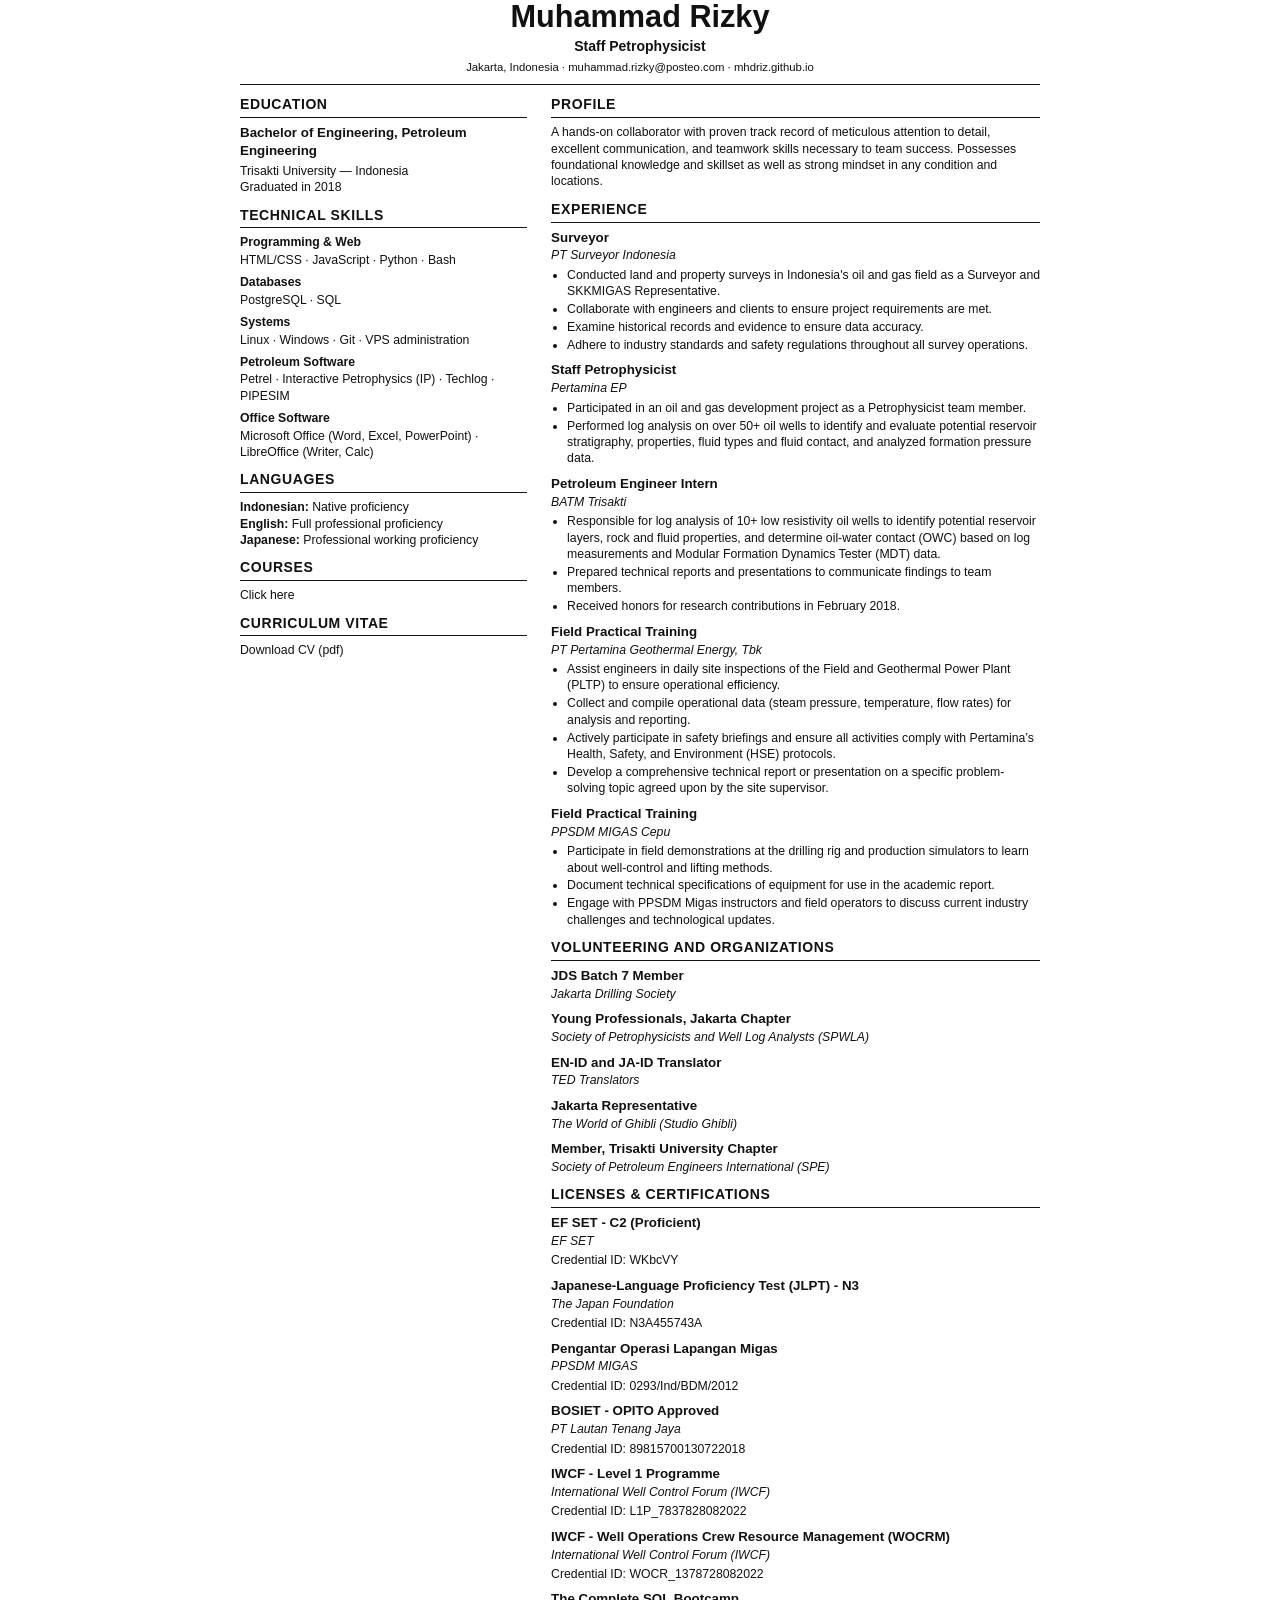
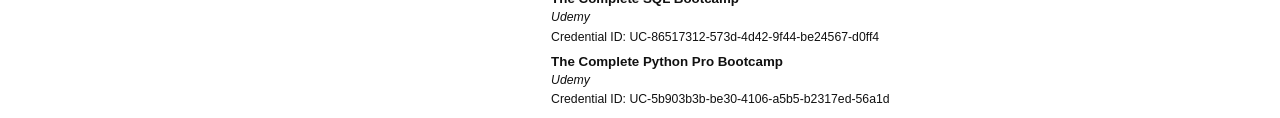
<file: index.html>
<!DOCTYPE html>
<html lang="en">
<head>
  <meta charset="UTF-8">
  <meta name="viewport" content="width=device-width, initial-scale=1.0">
  <link rel="stylesheet" href="style.css" />
  <title>Muhammad Rizky</title>
</head>

<body>
  <main>

    <header>
      <h1><a href="./index.html">Muhammad Rizky</a></h1>
      <div class="subtitle">Staff Petrophysicist</div>
      <div class="contact">
        Jakarta, Indonesia · <a href="mailto:muhammad.rizky@posteo.com">muhammad.rizky@posteo.com</a> · <a href="https://mhdriz.github.io/" target="_blank">mhdriz.github.io</a>
      </div>
    </header>

    <div class="columns">

      <!-- LEFT COLUMN -->
      <div class="column">

        <section>
          <h2>Education</h2>

          <h3>Bachelor of Engineering, Petroleum Engineering</h3>
          <p>
            <a href="https://trisakti.ac.id">Trisakti University</a> — Indonesia<br>
            Graduated in 2018
          </p>
        </section>

        <section>
          <h2>Technical Skills</h2>

          <div class="skill-group">
            <strong>Programming &amp; Web</strong>
            HTML/CSS · JavaScript · Python · Bash
          </div>

          <div class="skill-group">
            <strong>Databases</strong>
            PostgreSQL · SQL
          </div>

          <div class="skill-group">
            <strong>Systems</strong>
            Linux · Windows · Git · VPS administration
          </div>

          <div class="skill-group">
            <strong>Petroleum Software</strong>
            Petrel · Interactive Petrophysics (IP) · Techlog · PIPESIM
          </div>

          <div class="skill-group">
            <strong>Office Software</strong>
            Microsoft Office (Word, Excel, PowerPoint) · LibreOffice (Writer, Calc)
          </div>
        </section>

        <section>
          <h2>Languages</h2>

          <p>
            <strong>Indonesian:</strong> Native proficiency<br>
            <strong>English:</strong> Full professional proficiency<br>
            <strong>Japanese:</strong> Professional working proficiency
          </p>
        </section>

        <section>
          <h2>Courses</h2>

          <p>
            <a href="courses.html">Click here</a>
          </p>
        </section>

        <section>
          <h2>Curriculum Vitae</h2>

          <p>
            <a href="media/CV_Muhammad_Rizky.pdf">Download CV (pdf)</a>
          </p>
        </section>

      </div>

      <!-- RIGHT COLUMN -->
      <div class="column">

        <section>
          <h2>Profile</h2>

          <p>
            A hands-on collaborator with proven track record of meticulous attention to detail, excellent communication, and teamwork skills necessary to team success. Possesses foundational knowledge and skillset as well as strong mindset in any condition and locations. 
          </p>
        </section>

        <section>
          <h2>Experience</h2>

          <div class="project">
            <h3>Surveyor</h3>
            <div class="role">PT Surveyor Indonesia</div>

            <ul>
              <li>Conducted land and property surveys in Indonesia's oil and gas field as a Surveyor and SKKMIGAS Representative.</li>
              <li>Collaborate with engineers and clients to ensure project requirements are met.</li>
              <li>Examine historical records and evidence to ensure data accuracy.</li>
              <li>Adhere to industry standards and safety regulations throughout all survey operations.</li>
            </ul>
          </div>

          <div class="project">
            <h3>Staff Petrophysicist</h3>
            <div class="role">Pertamina EP</div>

            <ul>
              <li>Participated in an oil and gas development project as a Petrophysicist team member.</li>
              <li>Performed log analysis on over 50+ oil wells to identify and evaluate potential reservoir stratigraphy, properties, fluid types and fluid contact, and analyzed formation pressure data.</li>
            </ul>
          </div>

          <div class="project">
            <h3>Petroleum Engineer Intern</h3>
            <div class="role">BATM Trisakti</div>

            <ul>
              <li>Responsible for log analysis of 10+ low resistivity oil wells to identify potential reservoir layers, rock and fluid properties, and determine oil-water contact (OWC) based on log measurements and Modular Formation Dynamics Tester (MDT) data.</li>
              <li>Prepared technical reports and presentations to communicate findings to team members.</li>
              <li>Received honors for research contributions in February 2018.</li>
            </ul>
          </div>

          <div class="project">
            <h3>Field Practical Training</h3>
            <div class="role">PT Pertamina Geothermal Energy, Tbk</div>

            <ul>
              <li>Assist engineers in daily site inspections of the Field and Geothermal Power Plant (PLTP) to ensure operational efficiency.</li>
              <li>Collect and compile operational data (steam pressure, temperature, flow rates) for analysis and reporting.</li>
              <li>Actively participate in safety briefings and ensure all activities comply with Pertamina’s Health, Safety, and Environment (HSE) protocols.</li>
              <li>Develop a comprehensive technical report or presentation on a specific problem-solving topic agreed upon by the site supervisor.</li>
            </ul>
          </div>

          <div class="project">
            <h3>Field Practical Training</h3>
            <div class="role">PPSDM MIGAS Cepu</div>

            <ul>
              <li>Participate in field demonstrations at the drilling rig and production simulators to learn about well-control and lifting methods.</li>
              <li>Document technical specifications of equipment for use in the academic report.</li>
              <li>Engage with PPSDM Migas instructors and field operators to discuss current industry challenges and technological updates.</li>
            </ul>
          </div>
        </section>

        <section>
          <h2>Volunteering and Organizations</h2>

          <div class="project">
            <h3>JDS Batch 7 Member</h3>
            <div class="role">Jakarta Drilling Society</div>
          </div>
          
          <div class="project">
            <h3>Young Professionals, Jakarta Chapter</h3>
            <div class="role">Society of Petrophysicists and Well Log Analysts (SPWLA)</div>
          </div>

          <div class="project">
            <h3>EN-ID and JA-ID Translator</h3>
            <div class="role">TED Translators</div>
          </div>

          <div class="project">
            <h3>Jakarta Representative</h3>
            <div class="role">The World of Ghibli (Studio Ghibli)</div>
          </div>

          <div class="project">
            <h3>Member, Trisakti University Chapter</h3>
            <div class="role">Society of Petroleum Engineers International (SPE)</div>
          </div>

        </section>

        <section>
          <h2>Licenses & Certifications</h2>

          <div class="project">
            <h3>EF SET - C2 (Proficient)</h3>
            <div class="role">EF SET</div>
            <p>Credential ID: WKbcVY</p>
          </div>

          <div class="project">
            <h3>Japanese-Language Proficiency Test (JLPT) - N3</h3>
            <div class="role">The Japan Foundation</div>
            <p>Credential ID: N3A455743A</p>
          </div>

          <div class="project">
            <h3>Pengantar Operasi Lapangan Migas</h3>
            <div class="role">PPSDM MIGAS</div>
            <p>Credential ID: 0293/Ind/BDM/2012</p>
          </div>

          <div class="project">
            <h3>BOSIET - OPITO Approved</h3>
            <div class="role">PT Lautan Tenang Jaya</div>
            <p>Credential ID: 89815700130722018</p>
          </div>

          <div class="project">
            <h3>IWCF - Level 1 Programme</h3>
            <div class="role">International Well Control Forum (IWCF)</div>
            <p>Credential ID: L1P_7837828082022</p>
          </div>

          <div class="project">
            <h3>IWCF - Well Operations Crew Resource Management (WOCRM)</h3>
            <div class="role">International Well Control Forum (IWCF)</div>
            <p>Credential ID: WOCR_1378728082022</p>
          </div>

          <div class="project">
            <h3>The Complete SQL Bootcamp</h3>
            <div class="role">Udemy</div>
            <p>Credential ID: UC-86517312-573d-4d42-9f44-be24567-d0ff4</p>
          </div>

          <div class="project">
            <h3>The Complete Python Pro Bootcamp</h3>
            <div class="role">Udemy</div>
            <p>Credential ID: UC-5b903b3b-be30-4106-a5b5-b2317ed-56a1d</p>
          </div>

        </section>

      </div>

    </div>
  </main>
</body>
</html>
</file>
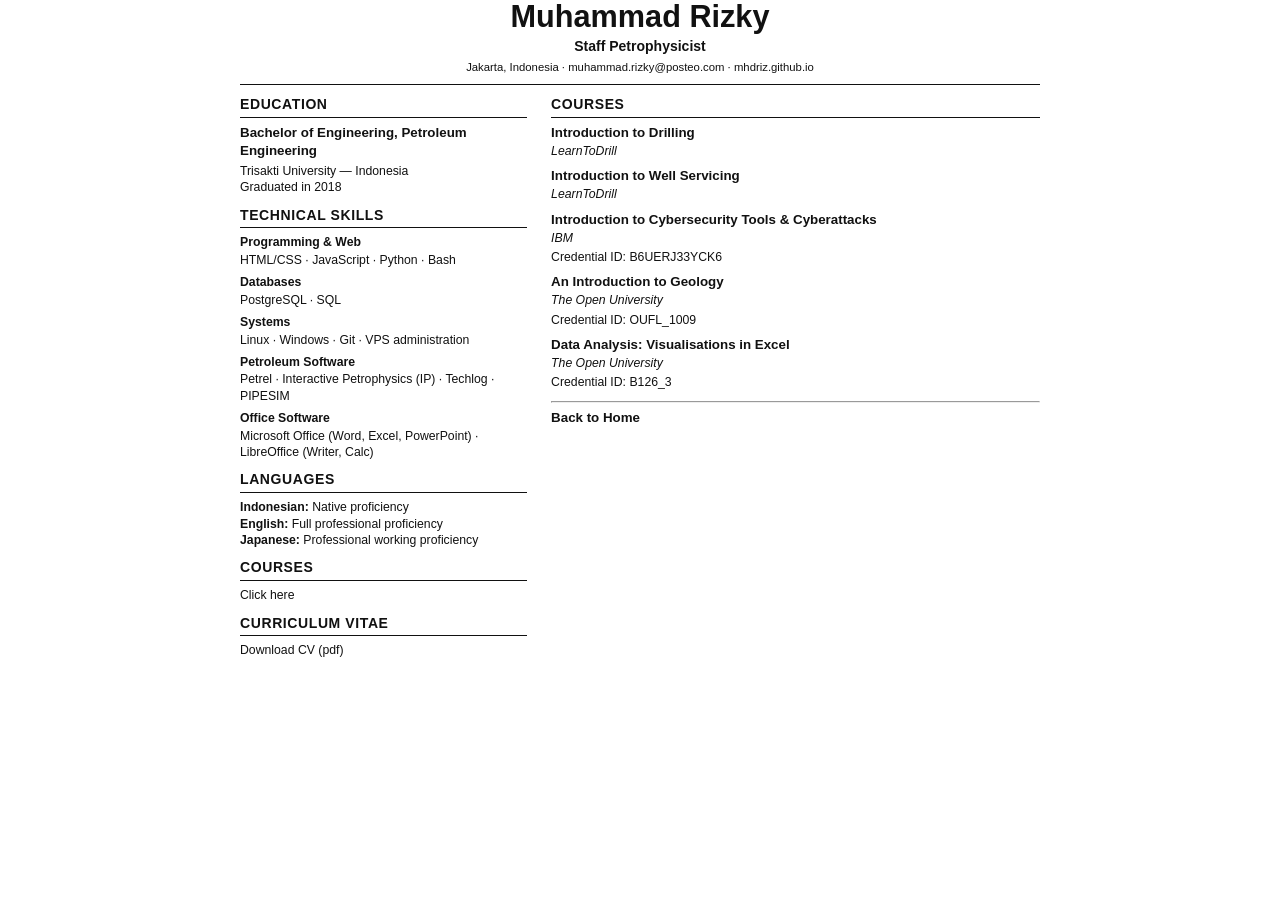
<file: courses.html>
<!DOCTYPE html>
<html lang="en">
<head>
  <meta charset="UTF-8">
  <meta name="viewport" content="width=device-width, initial-scale=1.0">
  <link rel="stylesheet" href="style.css" />
  <title>Muhammad Rizky</title>
</head>

<body>
  <main>

    <header>
      <h1><a href="./index.html">Muhammad Rizky</a></h1>
      <div class="subtitle">Staff Petrophysicist</div>
      <div class="contact">
        Jakarta, Indonesia · <a href="mailto:muhammad.rizky@posteo.com">muhammad.rizky@posteo.com</a> · <a href="https://mhdriz.github.io/" target="_blank">mhdriz.github.io</a>
      </div>
    </header>

    <div class="columns">

      <!-- LEFT COLUMN -->
      <div class="column">

        <section>
          <h2>Education</h2>

          <h3>Bachelor of Engineering, Petroleum Engineering</h3>
          <p>
            <a href="https://trisakti.ac.id">Trisakti University</a> — Indonesia<br>
            Graduated in 2018
          </p>
        </section>

        <section>
          <h2>Technical Skills</h2>

          <div class="skill-group">
            <strong>Programming &amp; Web</strong>
            HTML/CSS · JavaScript · Python · Bash
          </div>

          <div class="skill-group">
            <strong>Databases</strong>
            PostgreSQL · SQL
          </div>

          <div class="skill-group">
            <strong>Systems</strong>
            Linux · Windows · Git · VPS administration
          </div>

          <div class="skill-group">
            <strong>Petroleum Software</strong>
            Petrel · Interactive Petrophysics (IP) · Techlog · PIPESIM
          </div>

          <div class="skill-group">
            <strong>Office Software</strong>
            Microsoft Office (Word, Excel, PowerPoint) · LibreOffice (Writer, Calc)
          </div>
        </section>

        <section>
          <h2>Languages</h2>

          <p>
            <strong>Indonesian:</strong> Native proficiency<br>
            <strong>English:</strong> Full professional proficiency<br>
            <strong>Japanese:</strong> Professional working proficiency
          </p>
        </section>

        <section>
          <h2>Courses</h2>

          <p>
            <a href="courses.html">Click here</a>
          </p>
        </section>

        <section>
          <h2>Curriculum Vitae</h2>

          <p>
            <a href="media/CV_Muhammad_Rizky.pdf">Download CV (pdf)</a>
          </p>
        </section>

      </div>

      <!-- RIGHT COLUMN -->
      <div class="column">

        <section>
          <h2>Courses</h2>

         <div class="project">
            <h3>Introduction to Drilling</h3>
            <div class="role">LearnToDrill</div>
          </div>

          <div class="project">
            <h3>Introduction to Well Servicing</h3>
            <div class="role">LearnToDrill</div>
          </div>

          <div class="project">
            <h3>Introduction to Cybersecurity Tools & Cyberattacks</h3>
            <div class="role">IBM</div>
            <p>Credential ID: B6UERJ33YCK6</p>
          </div>

          <div class="project">
            <h3>An Introduction to Geology</h3>
            <div class="role">The Open University</div>
            <p>Credential ID: OUFL_1009</p>
          </div>

          <div class="project">
            <h3>Data Analysis: Visualisations in Excel </h3>
            <div class="role">The Open University</div>
            <p>Credential ID: B126_3</p>
          </div>

        </section>

        <hr />

        <h3><a href="./index.html">Back to Home</a></h3>

      </div>

    </div>
  </main>
</body>
</html>
</file>
<file: style.css>
@page {
      size: A4;
      margin: 14mm 15mm;
    }

    * {
      box-sizing: border-box;
    }

    body {
      margin: 0;
      background: #fff;
      color: #111;
      font-family: Arial, Helvetica, sans-serif;
      font-size: 9.2pt;
      line-height: 1.34;
    }

    main {
      max-width: 800px;
      margin: 0 auto;
    }

    header {
      text-align: center;
      border-bottom: 1.5px solid #111;
      padding-bottom: 8px;
      margin-bottom: 10px;
    }

    h1 {
      margin: 0;
      font-size: 23pt;
      line-height: 1.1;
    }

    .subtitle {
      margin-top: 3px;
      font-size: 10.5pt;
      font-weight: 600;
    }

    .contact {
      margin-top: 5px;
      font-size: 8.5pt;
      line-height: 1.4;
    }

    .columns {
      display: grid;
      grid-template-columns: 0.74fr 1.26fr;
      gap: 24px;
      align-items: start;
    }

    .column {
      min-width: 0;
    }

    section {
      margin-bottom: 10px;
      break-inside: avoid;
    }

    h2 {
      font-size: 10.5pt;
      text-transform: uppercase;
      letter-spacing: 0.6px;
      border-bottom: 1px solid #111;
      padding-bottom: 3px;
      margin: 0 0 6px;
    }

    h3 {
      font-size: 10pt;
      margin: 6px 0 1px;
    }

    p {
      margin: 3px 0 5px;
    }

    ul {
      margin: 3px 0 6px 16px;
      padding: 0;
    }

    li {
      margin-bottom: 1.5px;
    }

    .role {
      font-style: italic;
      margin-bottom: 2px;
    }

    .skill-group {
      margin-bottom: 6px;
    }

    .skill-group strong {
      display: block;
      margin-bottom: 1px;
    }

    .project {
      break-inside: avoid;
      margin-bottom: 8px;
    }

    .project h3 {
      margin-bottom: 1px;
    }

    .project a {
      color: inherit;
      text-decoration: none;
    }

    .muted {
      font-size: 8.3pt;
    }

    .date {
      font-size: 8.5pt;
      font-style: italic;
    }

    a {
      color: inherit;
      text-decoration: none;
    }

    @media screen {
      a:hover {
        text-decoration: underline;
      }
    ]

    @media screen and (max-width: 700px) {
      body {
        padding: 16px;
      }

      .columns {
        grid-template-columns: 1fr;
      }
    }

    @media print {
      body {
        font-size: 9.2pt;
      }

      main {
        max-width: none;
      }

      a {
        text-decoration: none;
      }
    }
</file>
